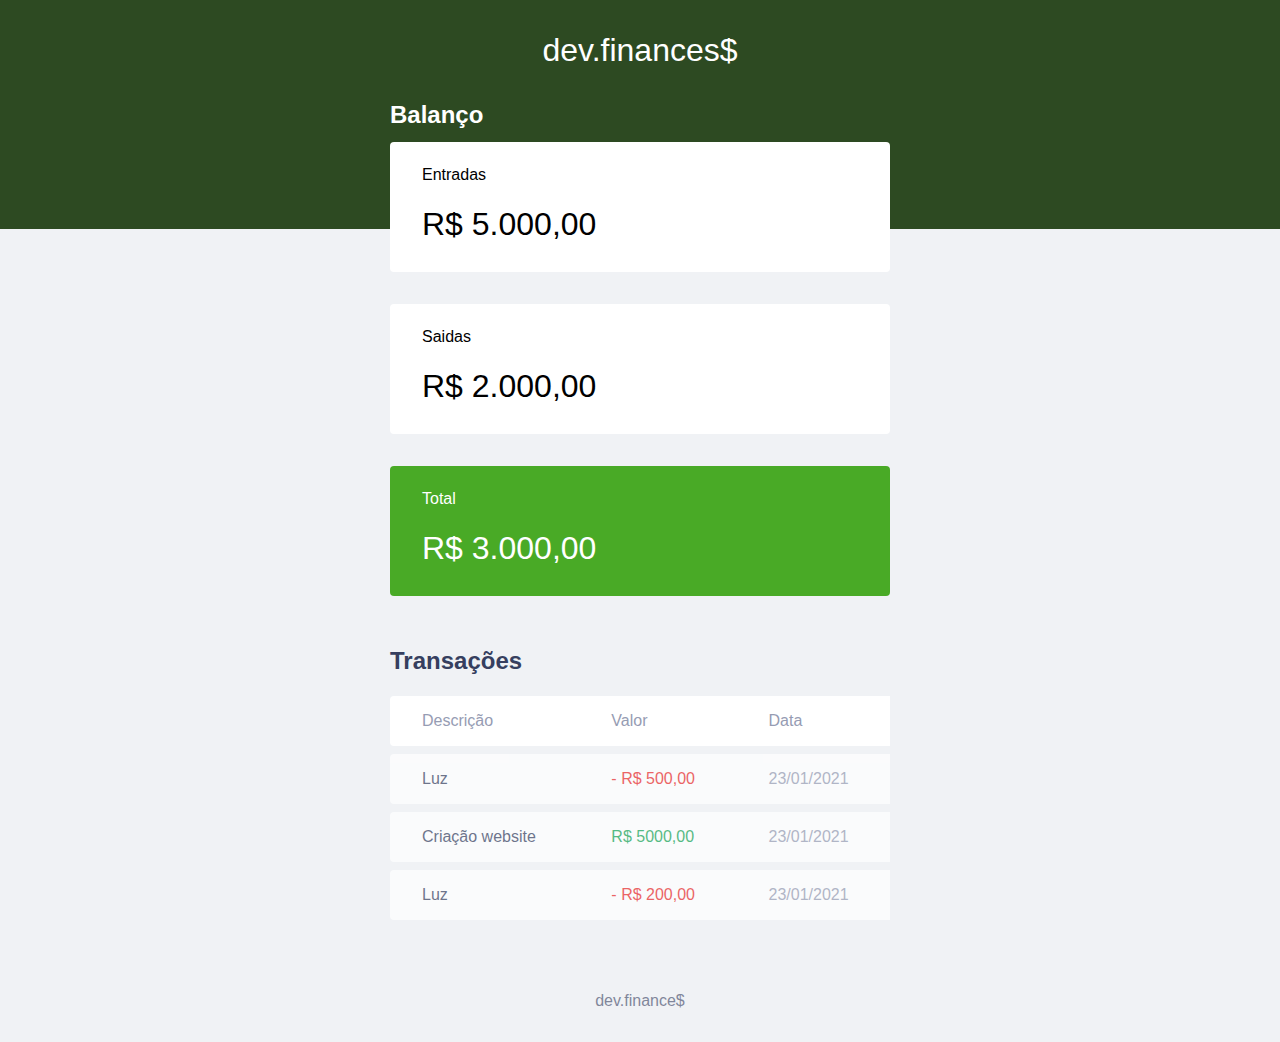
<file: A12/index.html>
<!DOCTYPE html>
<html lang="pt-br">

<head>
	<meta charset="UTF-8">
	<meta http-equiv="X-UA-Compatible" content="IE=edge">
	<meta name="viewport" content="width=device-width, initial-scale=1.0">
	<title>dev.finances$</title>

	<link rel="stylesheet" href="./style.css">
</head>

<header>
	<h1 id="logo">dev.finances$</h1>
</header>

<main class="container">

	<body>
		<section id="balance">
			<h2>Balanço</h2>

			<div class="card">
				<h3>Entradas</h3>
				<p>R$ 5.000,00</p>
			</div>

			<div class="card">
				<h3>Saidas</h3>
				<p>R$ 2.000,00</p>
			</div>

			<div class="card total">
				<h3>Total</h3>
				<p>R$ 3.000,00</p>
			</div>

		</section>
		<h2>Transações</h2>
		<section id="transaction">
			<table id="data-table">
				<thead>
					<tr>
						<th>Descrição</th>
						<th>Valor</th>
						<th>Data</th>
					</tr>
				</thead>
				<tbody>
					<tr>
						<td class="description">Luz</td>
						<td class="expanse">- R$ 500,00</td>
						<td class="date">23/01/2021</td>
					</tr>
					<tr>
						<td class="description">Criação website</td>
						<td class="income">R$ 5000,00</td>
						<td class="date">23/01/2021</td>
					</tr>
					<tr>
						<td class="description">Luz</td>
						<td class="expanse">- R$ 200,00</td>
						<td class="date">23/01/2021</td>
					</tr>
				</tbody>
			</table>
		</section>
	</body>
</main>

<footer>
	<p>dev.finance$</p>
	</footer>

</html>
</file>
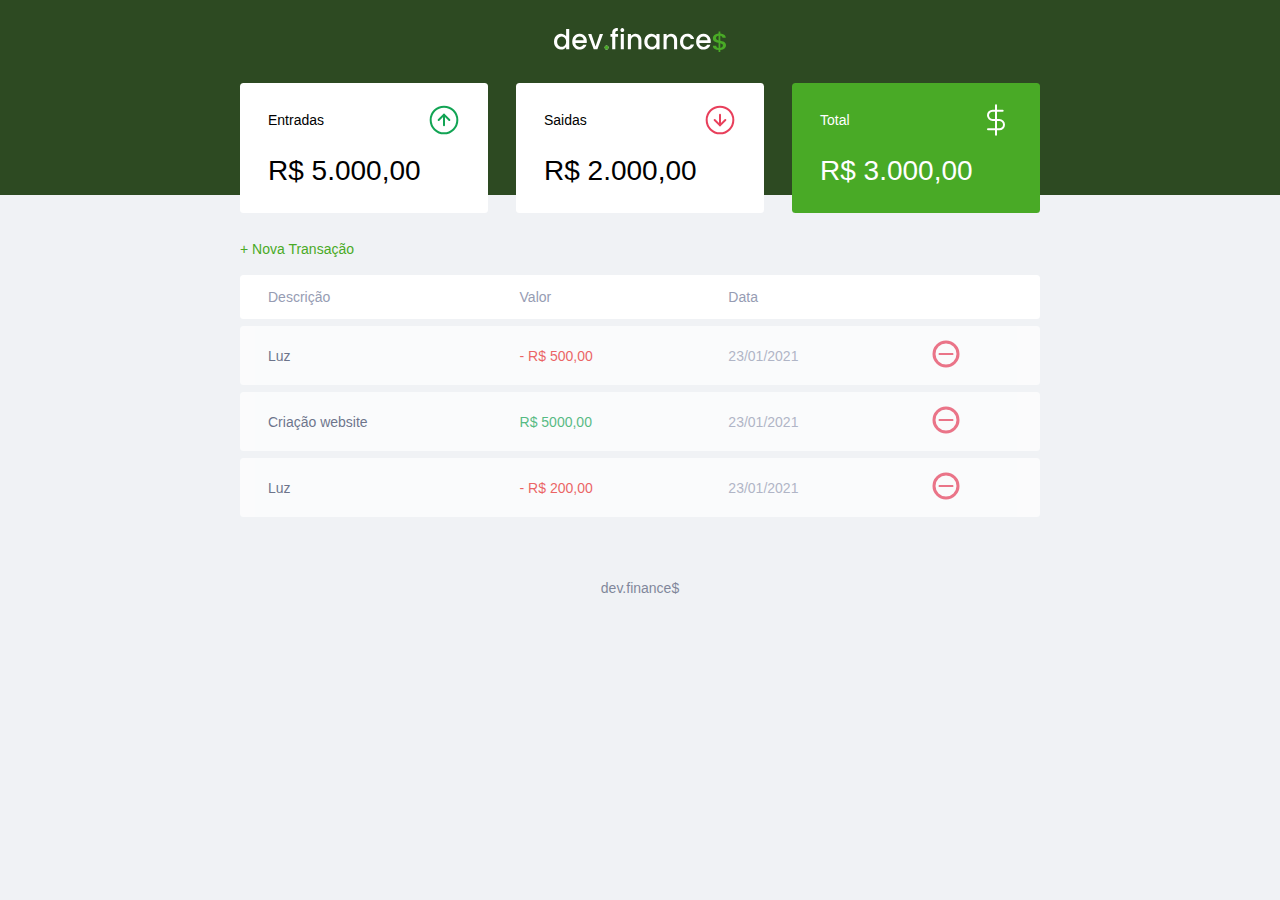
<file: A13/index.html>
<!DOCTYPE html>
<html lang="pt-br">

<head>
	<meta charset="UTF-8">
	<meta http-equiv="X-UA-Compatible" content="IE=edge">
	<meta name="viewport" content="width=device-width, initial-scale=1.0">
	<title>dev.finances$</title>

	<link rel="stylesheet" href="./style.css">
</head>

<body>
	<header>
		<img src="./assets/logo.svg" alt="Logo Dev Finance">
	</header>
	<main class="container">
		<section id="balance">
			<h2 class="sr-only">Balanço</h2>

			<div class="card">
				<h3>
					<span>Entradas</span>
					<img src="./assets/income.svg" alt="Imagem de entradas">
				</h3>
				<p>R$ 5.000,00</p>
			</div>

			<div class="card">
				<h3>
					<span>Saidas</span>
					<img src="./assets/expense.svg" alt="Imagem de saidas">
				</h3>
				<p>R$ 2.000,00</p>
			</div>

			<div class="card total">
				<h3>
					<span>Total</span>
					<img src="./assets/total.svg" alt="Imagem de total">
				</h3>
				<p>R$ 3.000,00</p>
			</div>

		</section>
		<h2 class="sr-only">Transações</h2>
		<a href="#" onclick="Modal.open()" class="button new">+ Nova Transação</a>
		<section id="transaction">
			<table id="data-table">
				<thead>
					<tr>
						<th>Descrição</th>
						<th>Valor</th>
						<th>Data</th>
						<th></th>
					</tr>
				</thead>
				<tbody>
					<tr>
						<td class="description">Luz</td>
						<td class="expanse">- R$ 500,00</td>
						<td class="date">23/01/2021</td>
						<td>
							<img src="./assets/minus.svg" alt="Remover transação">
						</td>
					</tr>
					<tr>
						<td class="description">Criação website</td>
						<td class="income">R$ 5000,00</td>
						<td class="date">23/01/2021</td>
						<td>
							<img src="./assets/minus.svg" alt="Remover transação">
						</td>
					</tr>
					<tr>
						<td class="description">Luz</td>
						<td class="expanse">- R$ 200,00</td>
						<td class="date">23/01/2021</td>
						<td>
							<img src="./assets/minus.svg" alt="Remover transação">
						</td>
					</tr>
				</tbody>
			</table>
		</section>
	</main>

	<div class="modal-overlay">
		<div class="modal">
			<div id="form">
				<h2>Nova Transação</h2>
				<form action="">
					<div class="input-group">
						<label class="sr-only" for="description">Descrição</label>
						<input type="text" id="description" name="description" placeholder="Descrição">
					</div>
					<div class="input-group">
						<label class="sr-only" for="amount">Valor</label>
						<input type="number" step="0.01" id="amount" name="amount" placeholder="0,00">
						<small class="help">Use o sinal - (negativo) para despesas e , (virgula) para casas
							decimais.</small>
					</div>
					<div class="input-group">
						<label class="sr-only" for="date">Data</label>
						<input type="date" id="date" name="date">
					</div>
					<div class="input-group actions">
						<a href="#" onclick="Modal.close()" class="button cancel">Cancelar</a>
						<button>Salvar</button>
					</div>
				</form>
			</div>
		</div>
	</div>

	<script>
		const Modal = {
			open() {
				document
					.querySelector('.modal-overlay')
					.classList.add('active');
			},
			close() {
				document
					.querySelector('.modal-overlay')
					.classList.remove('active');
			}
		}
	</script>

	<footer>
		<p>dev.finance$</p>
	</footer>
</body>


</html>
</file>
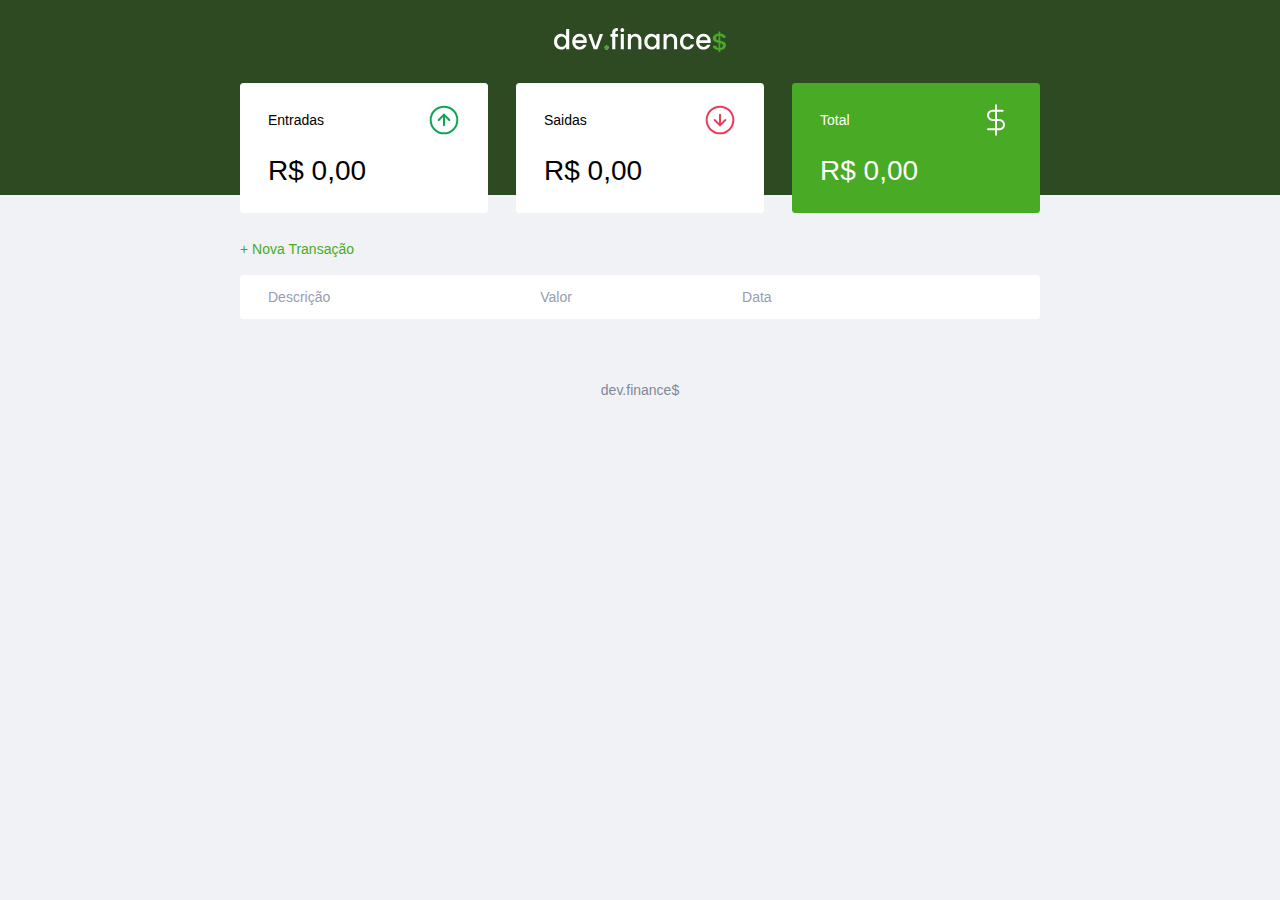
<file: A14/index.html>
<!DOCTYPE html>
<html lang="pt-br">

<head>
	<meta charset="UTF-8">
	<meta http-equiv="X-UA-Compatible" content="IE=edge">
	<meta name="viewport" content="width=device-width, initial-scale=1.0">
	<title>dev.finances$</title>

	<link rel="stylesheet" href="./style.css">
</head>

<body>
	<header>
		<img src="./assets/logo.svg" alt="Logo Dev Finance">
	</header>
	<main class="container">
		<section id="balance">
			<h2 class="sr-only">Balanço</h2>

			<div class="card">
				<h3>
					<span>Entradas</span>
					<img src="./assets/income.svg" alt="Imagem de entradas">
				</h3>
				<p id="incomeDisplay">R$ 0,00</p>
			</div>

			<div class="card">
				<h3>
					<span>Saidas</span>
					<img src="./assets/expense.svg" alt="Imagem de saidas">
				</h3>
				<p id="expanseDisplay">R$ 0,00</p>
			</div>

			<div class="card total">
				<h3>
					<span>Total</span>
					<img src="./assets/total.svg" alt="Imagem de total">
				</h3>
				<p id="totalDisplay">R$ 0,00</p>
			</div>

		</section>
		<h2 class="sr-only">Transações</h2>
		<a href="#" onclick="Modal.open()" class="button new">+ Nova Transação</a>
		<section id="transaction">
			<table id="data-table">
				<thead>
					<tr>
						<th>Descrição</th>
						<th>Valor</th>
						<th>Data</th>
						<th></th>
					</tr>
				</thead>
				<tbody>
				</tbody>
			</table>
		</section>
	</main>

	<div class="modal-overlay">
		<div class="modal">
			<div id="form">
				<h2>Nova Transação</h2>
				<form action="" onsubmit="Form.submit(event)">
					<div class="input-group">
						<label class="sr-only" for="description">Descrição</label>
						<input type="text" id="description" name="description" placeholder="Descrição">
					</div>
					<div class="input-group">
						<label class="sr-only" for="amount">Valor</label>
						<input type="number" step="0.01" id="amount" name="amount" placeholder="0,00">
						<small class="help">Use o sinal - (negativo) para despesas e , (virgula) para casas
							decimais.</small>
					</div>
					<div class="input-group">
						<label class="sr-only" for="date">Data</label>
						<input type="date" id="date" name="date">
					</div>
					<div class="input-group actions">
						<a href="#" onclick="Modal.close()" class="button cancel">Cancelar</a>
						<button>Salvar</button>
					</div>
				</form>
			</div>
		</div>
	</div>

	<footer>
		<p>dev.finance$</p>
	</footer>
	<script src="./scripts.js"></script>
</body>


</html>
</file>
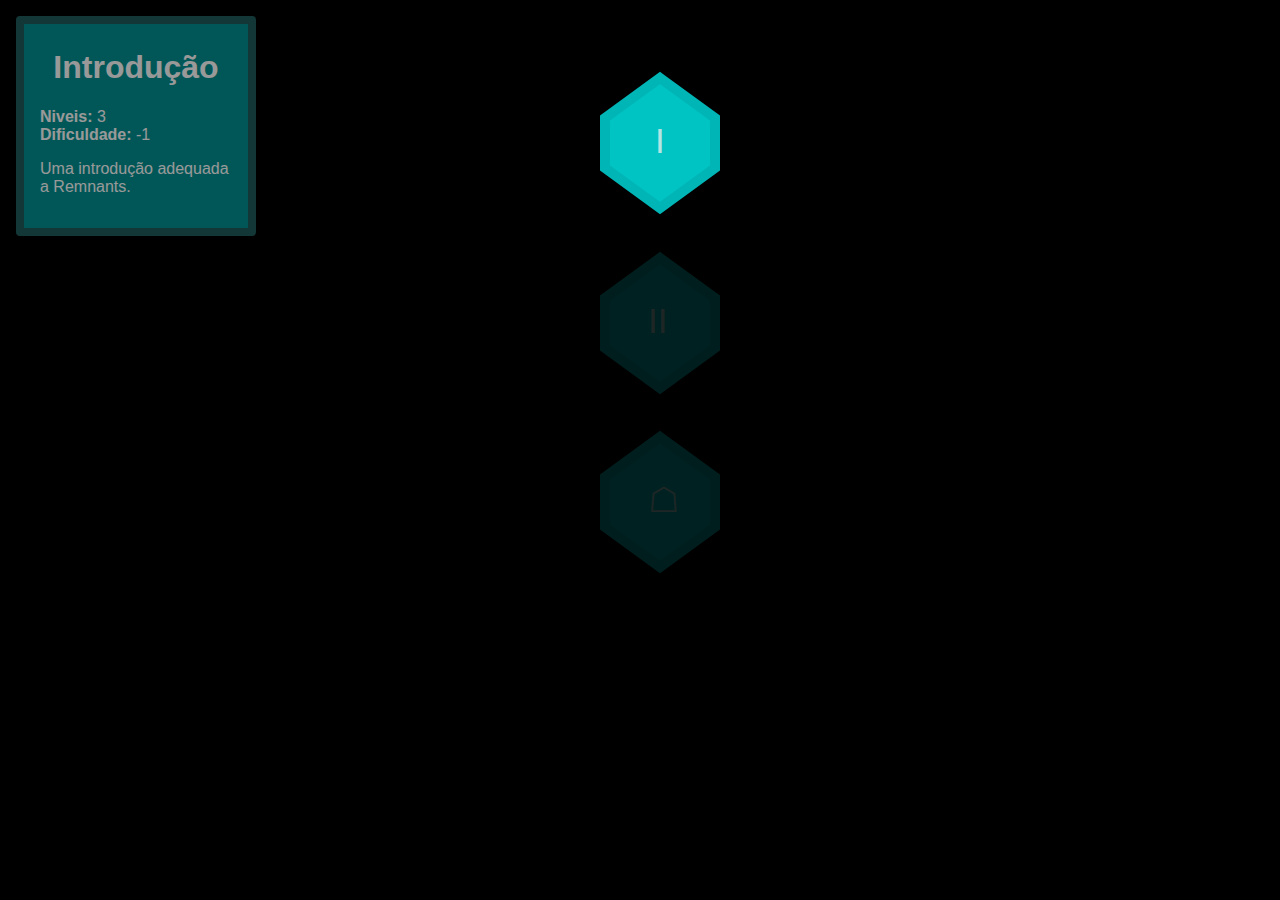
<file: PB3/index.html>
<!DOCTYPE html>
<html lang="en">

<head>
    <meta charset="UTF-8">
    <meta http-equiv="X-UA-Compatible" content="IE=edge">
    <meta name="viewport" content="width=device-width, initial-scale=1.0">
    <link rel="stylesheet" href="style.css">
    <title>Remnants from Nowhere</title>
</head>

<body>
    <main id="introduction">
        <section id="titleContent">
            <h1>Introdução</h1>
            <p>
                <b>Niveis:</b> 3<br>
                <b>Dificuldade:</b> -1<br>
            </p>
            <p>
                Uma introdução adequada a Remnants.
            </p>
        </section>
        <div class="hexagon toggled" id="I">
            <a onclick="accessLevel('I')">
                <svg height="150" width="140">
                    <polygon points="60,10 115,50 115,100 60,140 5,100 5,50" />
                    <text x="55" y="85" class="text">I</text>
                </svg>
            </a>
        </div>
        <div class="hexagon untoggled" id="II">
            <a onclick="accessLevel('II')">
                <svg height="150" width="140">
                    <polygon points="60,10 115,50 115,100 60,140 5,100 5,50" />
                    <text x="48" y="85" class="text">II</text>
                </svg>
            </a>
        </div>
        <div class="hexagon untoggled" id="Gate">
            <a onclick="accessLevel('Gate')">
                <svg height="150" width="140">
                    <polygon points="60,10 115,50 115,100 60,140 5,100 5,50" />
                    <text x="48" y="85" class="text">☖</text>
                </svg>
            </a>
        </div>
    </main>
    <div id="levelOverlay">
        <div id="overlay">

        </div>
    </div>
</body>
<script src="./general.js"></script>
<script src="./introduction.js"></script>

</html>
</file>
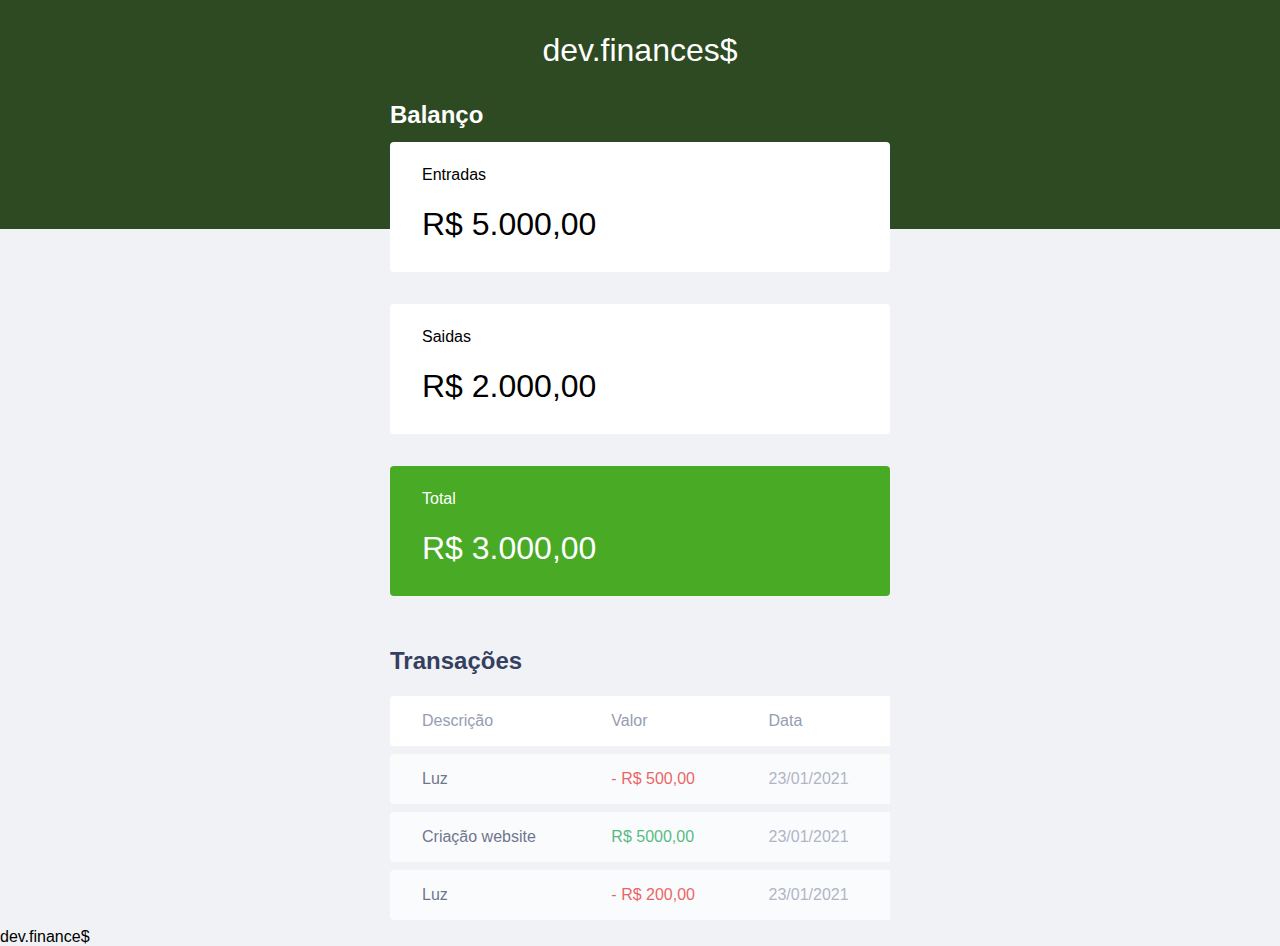
<file: Repositorio de Estudo/index.html>
<!DOCTYPE html>
<html lang="pt-br">

<head>
	<meta charset="UTF-8">
	<meta http-equiv="X-UA-Compatible" content="IE=edge">
	<meta name="viewport" content="width=device-width, initial-scale=1.0">
	<title>dev.finances$</title>

	<link rel="stylesheet" href="./style.css">
</head>

<header>
	<h1 id="logo">dev.finances$</h1>
</header>

<main class="container">

	<body>
		<section id="balance">
			<h2>Balanço</h2>

			<div class="card">
				<h3>Entradas</h3>
				<p>R$ 5.000,00</p>
			</div>

			<div class="card">
				<h3>Saidas</h3>
				<p>R$ 2.000,00</p>
			</div>

			<div class="card total">
				<h3>Total</h3>
				<p>R$ 3.000,00</p>
			</div>

		</section>
		<h2>Transações</h2>
		<section id="transaction">
			<table id="data-table">
				<thead>
					<tr>
						<th>Descrição</th>
						<th>Valor</th>
						<th>Data</th>
					</tr>
				</thead>
				<tbody>
					<tr>
						<td class="description">Luz</td>
						<td class="expanse">- R$ 500,00</td>
						<td class="date">23/01/2021</td>
					</tr>
					<tr>
						<td class="description">Criação website</td>
						<td class="income">R$ 5000,00</td>
						<td class="date">23/01/2021</td>
					</tr>
					<tr>
						<td class="description">Luz</td>
						<td class="expanse">- R$ 200,00</td>
						<td class="date">23/01/2021</td>
					</tr>
				</tbody>
			</table>
		</section>
	</body>
</main>

<footer>
	<p>dev.finance$</p>
	</footer>

</html>
</file>
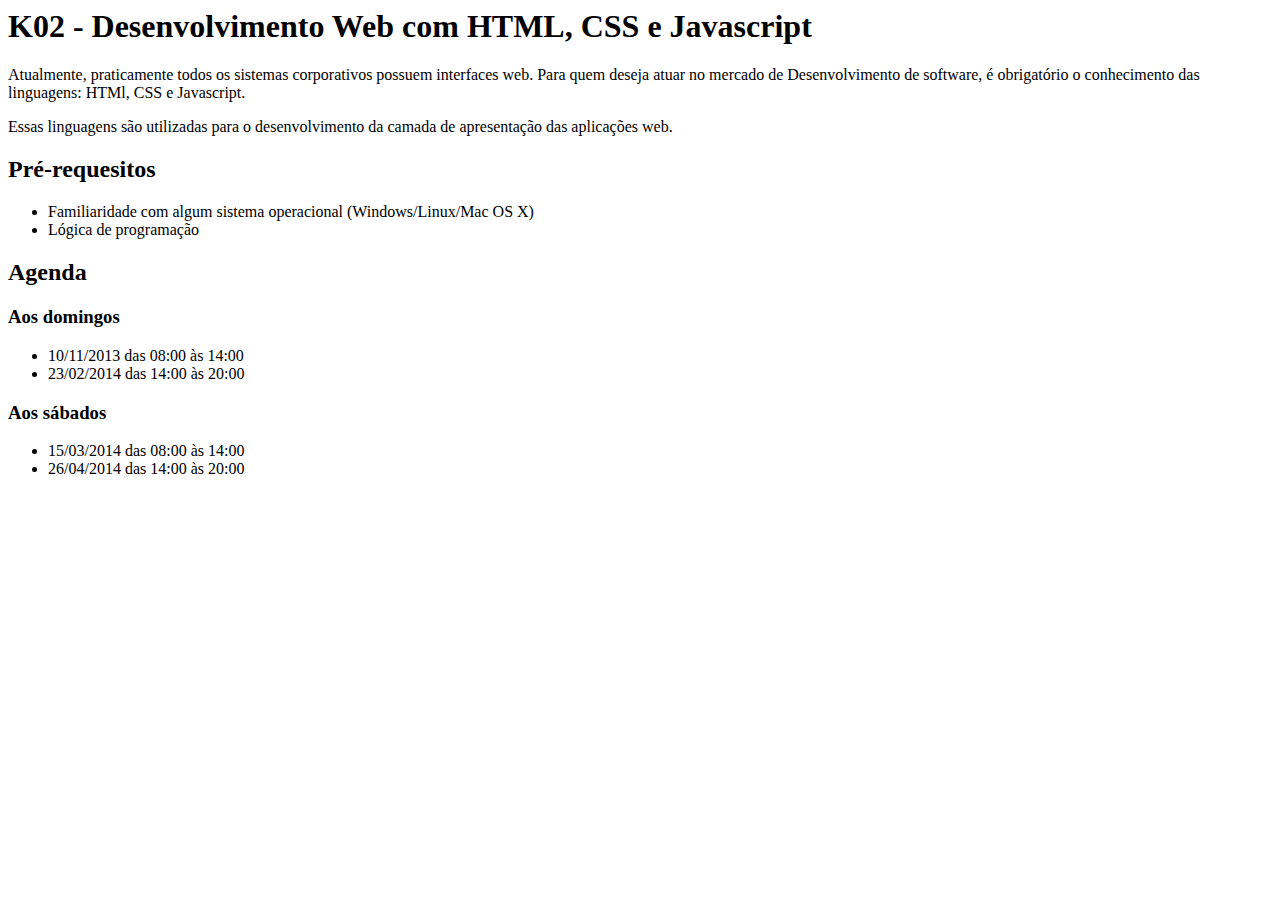
<file: AW1 — E1.html>
<html>    
    <head>
        <meta charset="UTF-8">
        <title>Exercicio 1</title>
    </head>

    <body>
    <h1>K02 - Desenvolvimento Web com HTML, CSS e Javascript</h1>

    <p>Atualmente, praticamente todos os sistemas corporativos possuem
    interfaces web. Para quem deseja atuar no mercado de Desenvolvimento
    de software, é obrigatório o conhecimento das linguagens: HTMl, CSS
    e Javascript.</p>

    <p>Essas linguagens são utilizadas para o desenvolvimento da camada de
    apresentação das aplicações web.</p>

    <h2>Pré-requesitos</h2>

    <ul>
        <li>Familiaridade com algum sistema operacional (Windows/Linux/Mac OS X)</li>
        <li>Lógica de programação</li>
    </ul>

    <h2>Agenda</h2>

    <h3>Aos domingos</h3>

    <ul>
        <li>10/11/2013 das 08:00 às 14:00</li>
        <li>23/02/2014 das 14:00 às 20:00</li>
    </ul>

    <h3>Aos sábados</h3>

    <ul>
        <li>15/03/2014 das 08:00 às 14:00</li>
        <li>26/04/2014 das 14:00 às 20:00</li>
    </ul>
    </body>
</html>
</file>
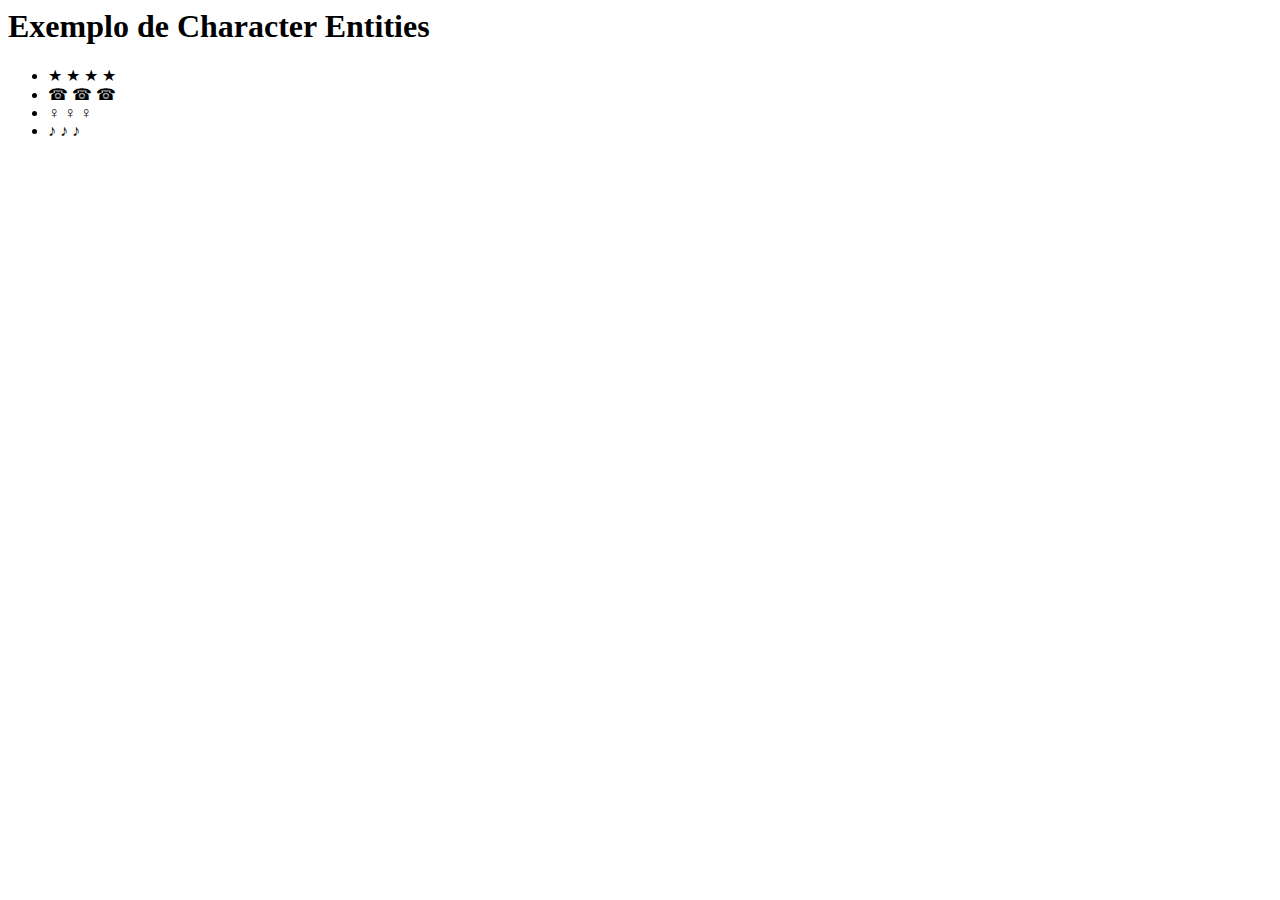
<file: AW1 — E2.html>
<html>    
    <head>
        <meta charset="UTF-8">
        <title>Exercicio 2</title>
    </head>
        <h1>Exemplo de Character Entities</h1>
        <ul>
            <li>&starf; &bigstar; &#x02605; &#9733;</li>
            <li>&phone; &#x0260E; &#9742;</li>
            <li>&female; &#x02640; &#9792;</li>
            <li>&sung; &#x0266A; &#9834;</li>
        </ul>
    </body>
</html>
</file>
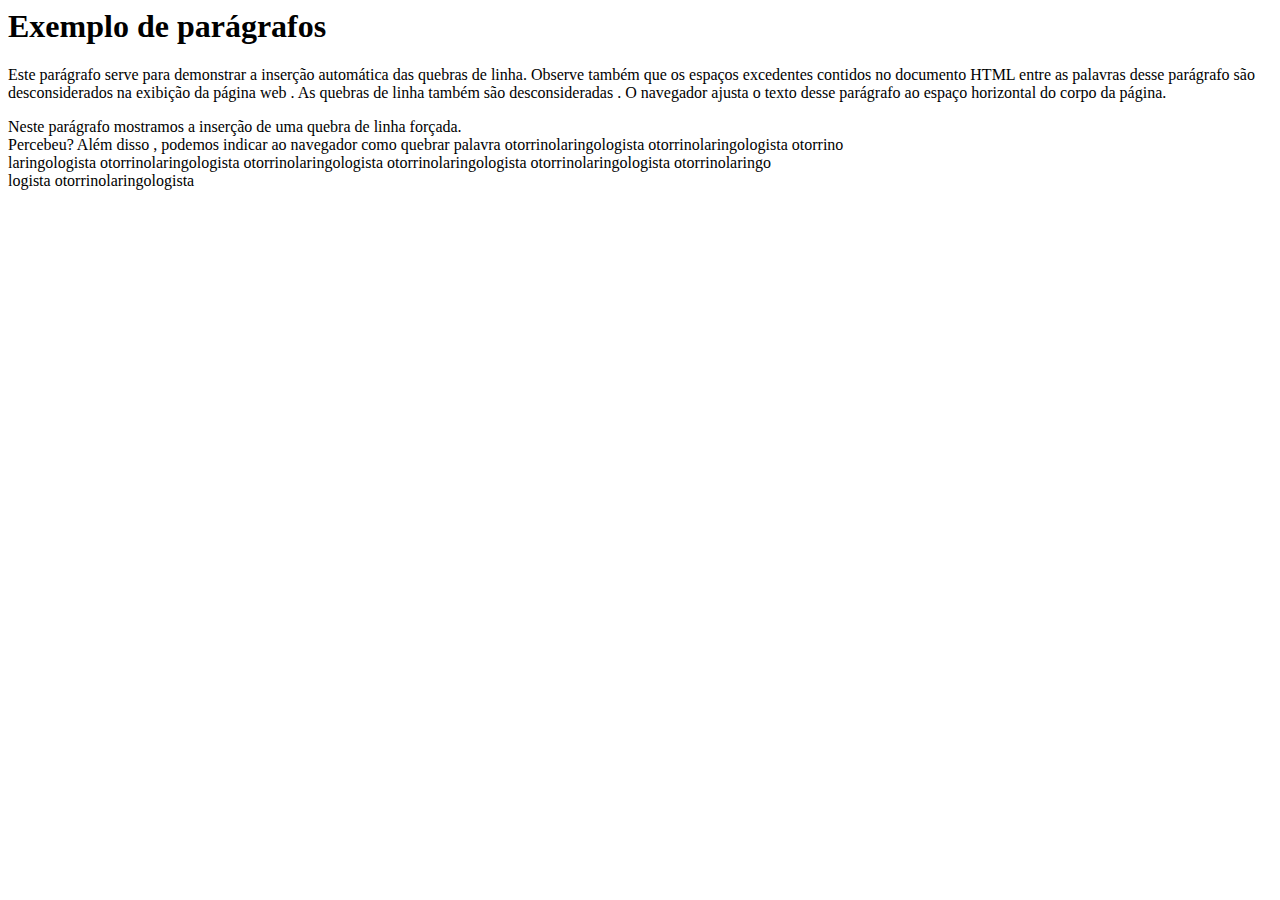
<file: AW1 — E3.html>
<html>    
    <head>
        <meta charset="UTF-8">
        <title>Exercicio 3</title>
    <body>
    
<h1>Exemplo de parágrafos</h1>

<p>Este parágrafo serve para demonstrar a inserção automática das quebras de linha.
   Observe também que os espaços excedentes contidos no documento HTML entre as
   palavras desse parágrafo são desconsiderados na exibição da página web . As quebras de
   linha também são desconsideradas . O navegador ajusta o texto desse parágrafo ao espaço
   horizontal do corpo da página.</p>

<p>Neste parágrafo mostramos a inserção de uma quebra de linha forçada.<br>Percebeu? 
    Além disso , podemos indicar ao navegador como quebrar
    palavra otorrinolaringologista otorrinolaringologista otorrino<br>
    laringologista otorrinolaringologista otorrinolaringologista otorrinolaringologista otorrinolaringologista otorrinolaringo<br>
    logista otorrinolaringologista</p>
</file>
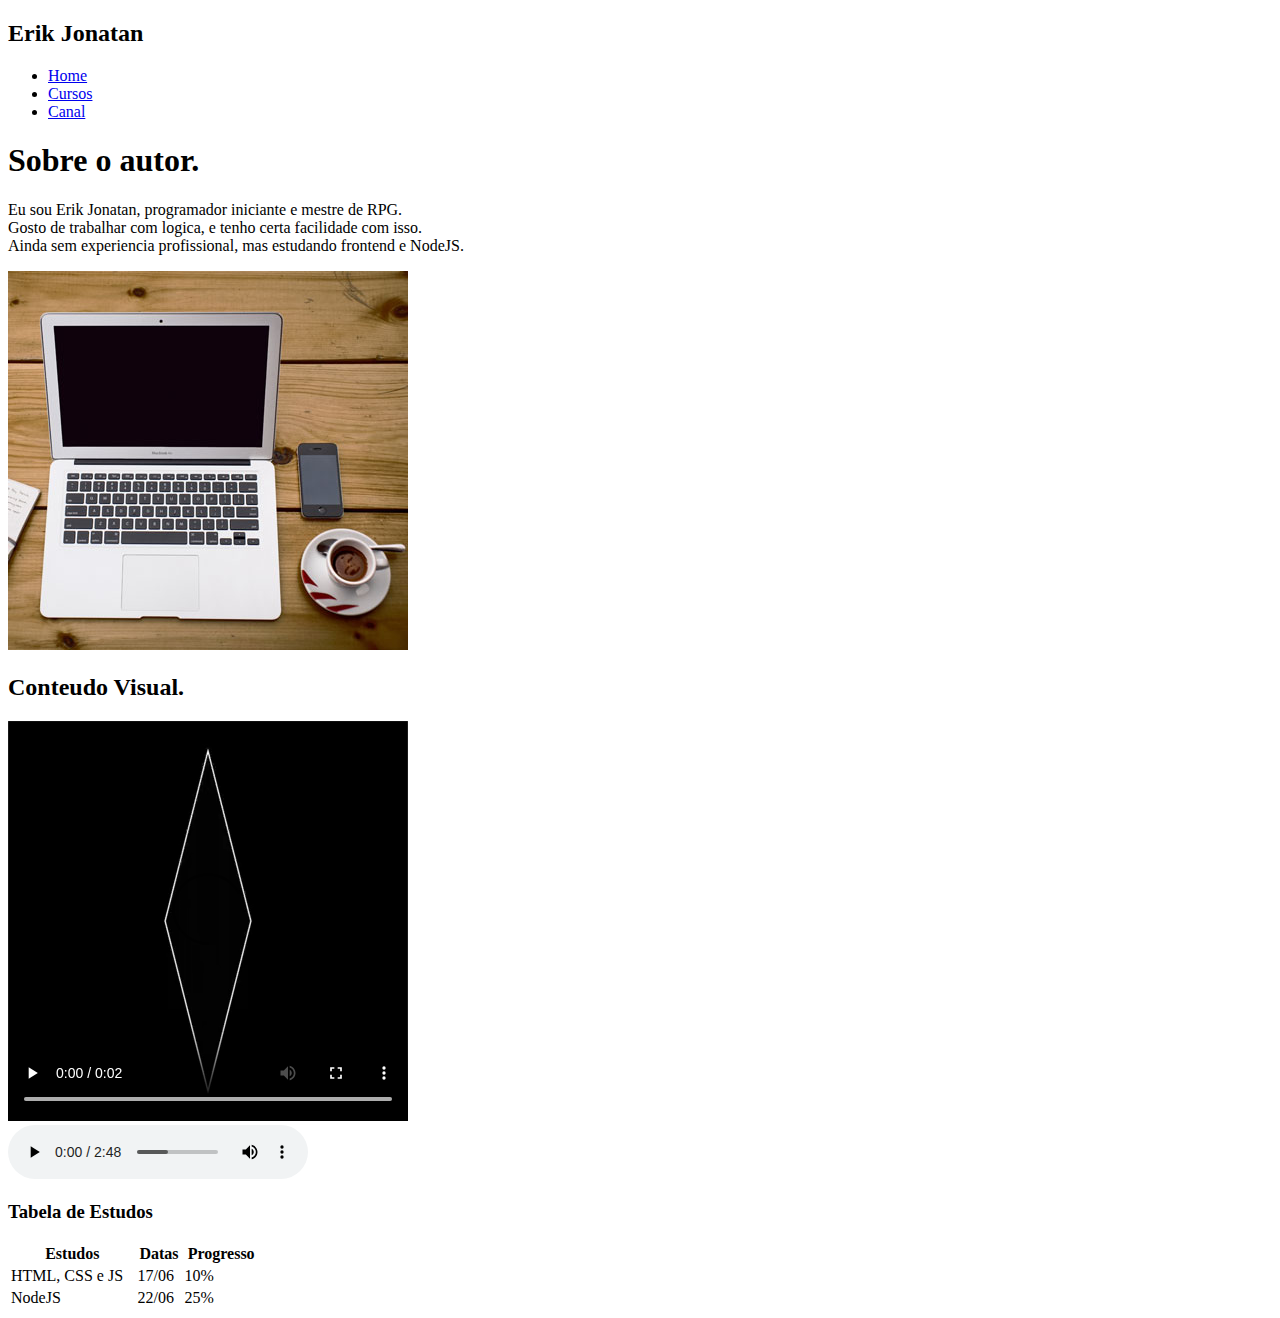
<file: AW1 — Aula 5/AW1 — Aula 5 — E1.html>
<!DOCTYPE html>
<html>
    <head>
        <meta charset="UTF-8">
        <title>Pagina Pessoal</title> 
    </head>
<body>
    <header>
        <h2>Erik Jonatan</h2>
    </header>
    <nav>
        <ul>
            <li><a href="#">Home</a></li>
            <li><a href="#">Cursos</a></li>
            <li><a href="#">Canal</a></li>
        </ul>
    </nav>
    <section>
        <h1>Sobre o autor.</h1>
        <article>
            <p>Eu sou Erik Jonatan, programador iniciante e mestre de RPG.<br>
            Gosto de trabalhar com logica, e tenho certa facilidade com isso.<br>
            Ainda sem experiencia profissional, mas estudando frontend e NodeJS.</p>
        </article>
        <article>
            <!--Workmap do W3Schools-->
            <img src="workplace.jpg" alt="Workplace" usemap="#workmap">
            <map name="workmap">
                <area shape="rect" coords="34,44,270,350" alt="Computer" href="computer.htm">
                <area shape="rect" coords="290,172,333,250" alt="Phone" href="phone.htm">
                <area shape="circle" coords="337,300,44" alt="Coffee" href="coffee.htm">
            </map>
        </article>
    </section>
    <section>
        <h2>Conteudo Visual.</h2>
        <article>
            <video width="400" height="400" controls>
                <source src="Loading.mp4" type="video/mp4">
            Your browser does not support the video tag.
            </video>
        </article>
        <article>
            <audio controls>
            <source src="Harleboss.mp3" type="audio/mp3">
        Your browser does not support the audio element.        
            </audio>
        </article>
        <section>
            <h3>Tabela de Estudos</h3>
        <article>
            <table style="width:20%">
                <tr>
                  <th>Estudos</th>
                  <th>Datas</th>
                  <th>Progresso</th>
                </tr>
                <tr>
                  <td>HTML, CSS e JS</td>
                  <td>17/06</td>
                  <td>10%</td>
                </tr>
                <tr>
                  <td>NodeJS</td>
                  <td>22/06</td>
                  <td>25%</td>
                </tr>
              </table>
        </article>
        </section>
    </section>
</body>        
</html>
</file>
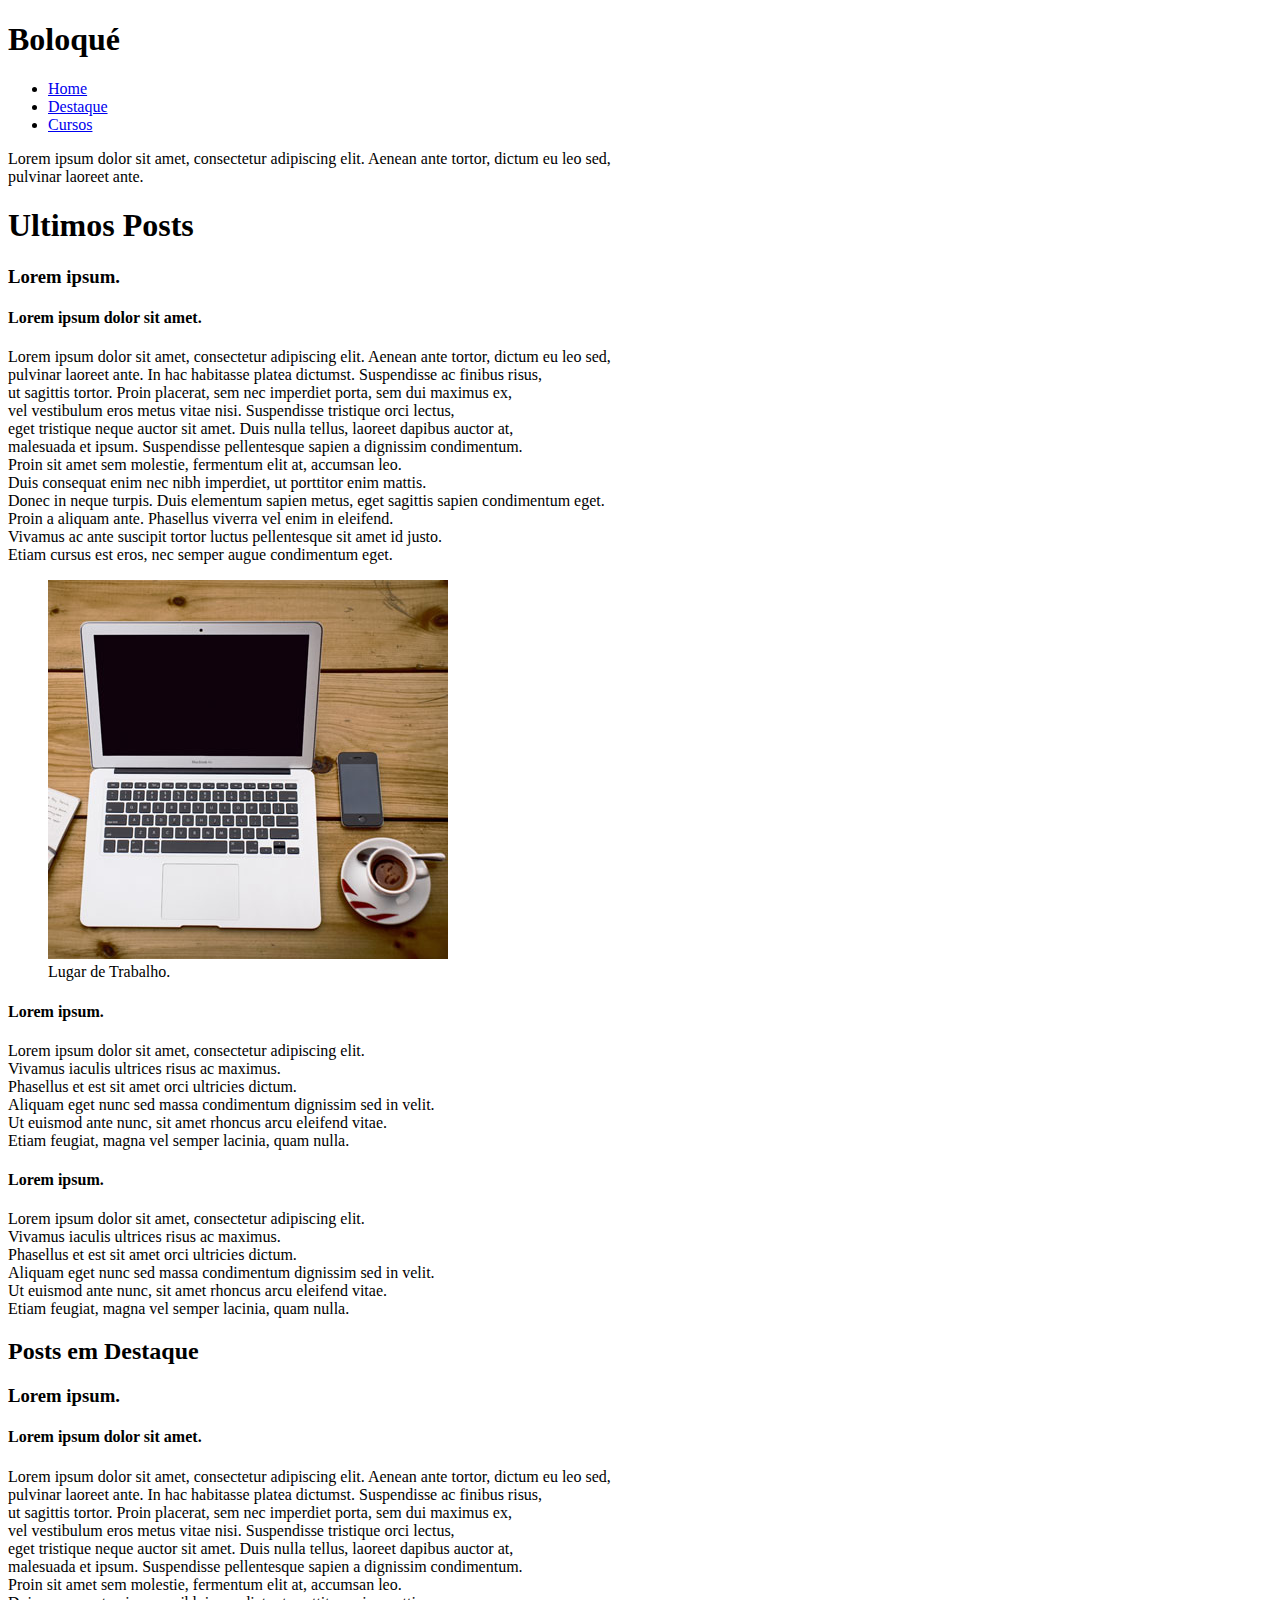
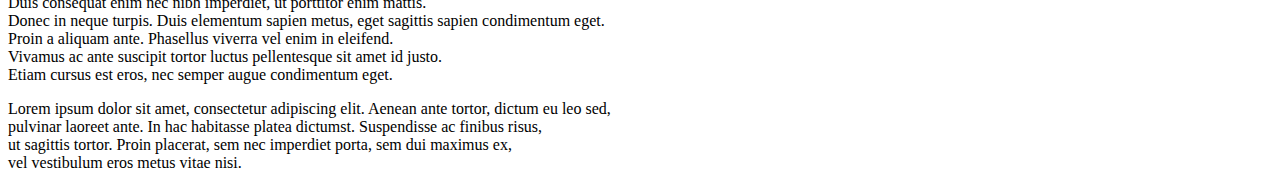
<file: AW1 — Aula 5/AW1 — Aula 5 — E2.html>
<!DOCTYPE html>
<html>
    <head>
        <meta charset="UTF-8">
        <title>Boloqué</title> 
    </head>
<body>
    <header>
        <h1>Boloqué</h1>
    </header>
    <nav>
        <ul>
            <li><a href="#">Home</a></li>
            <li><a href="#">Destaque</a></li>
            <li><a href="#">Cursos</a></li>
        </ul>
    </nav>
    <aside>
        <p>Lorem ipsum dolor sit amet, consectetur adipiscing elit. Aenean ante tortor, dictum eu leo sed,<br>
        pulvinar laoreet ante.</p>
    </aside>
    <section>
        <h1>Ultimos Posts</h1>
        <article>
            <h3>Lorem ipsum.</h3>
            <h4>Lorem ipsum dolor sit amet.</h4>
            <p>Lorem ipsum dolor sit amet, consectetur adipiscing elit. Aenean ante tortor, dictum eu leo sed,<br>
            pulvinar laoreet ante. In hac habitasse platea dictumst. Suspendisse ac finibus risus,<br>
            ut sagittis tortor. Proin placerat, sem nec imperdiet porta, sem dui maximus ex,<br> 
            vel vestibulum eros metus vitae nisi. Suspendisse tristique orci lectus,<br> 
            eget tristique neque auctor sit amet. Duis nulla tellus, laoreet dapibus auctor at,<br> 
            malesuada et ipsum. Suspendisse pellentesque sapien a dignissim condimentum.<br> 
            Proin sit amet sem molestie, fermentum elit at, accumsan leo.<br> 
            Duis consequat enim nec nibh imperdiet, ut porttitor enim mattis.<br> 
            Donec in neque turpis. Duis elementum sapien metus, eget sagittis sapien condimentum eget.<br> 
            Proin a aliquam ante. Phasellus viverra vel enim in eleifend.<br> 
            Vivamus ac ante suscipit tortor luctus pellentesque sit amet id justo.<br> 
            Etiam cursus est eros, nec semper augue condimentum eget.</p>
            <figure>
                <img src="workplace.jpg" alt="Workplace">
                <figcaption>Lugar de Trabalho.</figcaption>
            </figure>
        </article>
        <article>
            <h4>Lorem ipsum.</h4>
            <p>Lorem ipsum dolor sit amet, consectetur adipiscing elit.<br> 
            Vivamus iaculis ultrices risus ac maximus.<br>
            Phasellus et est sit amet orci ultricies dictum.<br> 
            Aliquam eget nunc sed massa condimentum dignissim sed in velit.<br> 
            Ut euismod ante nunc, sit amet rhoncus arcu eleifend vitae.<br> 
            Etiam feugiat, magna vel semper lacinia, quam nulla.</p>
        </article>
        <article>
            <h4>Lorem ipsum.</h4>
            <p>Lorem ipsum dolor sit amet, consectetur adipiscing elit.<br> 
            Vivamus iaculis ultrices risus ac maximus.<br> 
            Phasellus et est sit amet orci ultricies dictum.<br> 
            Aliquam eget nunc sed massa condimentum dignissim sed in velit.<br> 
            Ut euismod ante nunc, sit amet rhoncus arcu eleifend vitae.<br> 
            Etiam feugiat, magna vel semper lacinia, quam nulla.</p>
        </article>
    </section>
        <h2>Posts em Destaque</h2>
    <section>
        <article>
            <h3>Lorem ipsum.</h3>
            <h4>Lorem ipsum dolor sit amet.</h4>
            <p>Lorem ipsum dolor sit amet, consectetur adipiscing elit. Aenean ante tortor, dictum eu leo sed,<br>
            pulvinar laoreet ante. In hac habitasse platea dictumst. Suspendisse ac finibus risus,<br>
            ut sagittis tortor. Proin placerat, sem nec imperdiet porta, sem dui maximus ex,<br> 
            vel vestibulum eros metus vitae nisi. Suspendisse tristique orci lectus,<br> 
            eget tristique neque auctor sit amet. Duis nulla tellus, laoreet dapibus auctor at,<br> 
            malesuada et ipsum. Suspendisse pellentesque sapien a dignissim condimentum.<br> 
            Proin sit amet sem molestie, fermentum elit at, accumsan leo.<br> 
            Duis consequat enim nec nibh imperdiet, ut porttitor enim mattis.<br> 
            Donec in neque turpis. Duis elementum sapien metus, eget sagittis sapien condimentum eget.<br> 
            Proin a aliquam ante. Phasellus viverra vel enim in eleifend.<br> 
            Vivamus ac ante suscipit tortor luctus pellentesque sit amet id justo.<br> 
            Etiam cursus est eros, nec semper augue condimentum eget.</p>
        </article>
    </section>
    <footer>
        <p>Lorem ipsum dolor sit amet, consectetur adipiscing elit. Aenean ante tortor, dictum eu leo sed,<br>
        pulvinar laoreet ante. In hac habitasse platea dictumst. Suspendisse ac finibus risus,<br> 
        ut sagittis tortor. Proin placerat, sem nec imperdiet porta, sem dui maximus ex,<br> 
        vel vestibulum eros metus vitae nisi.</p>
    </footer>
</body>        
</html>
</file>
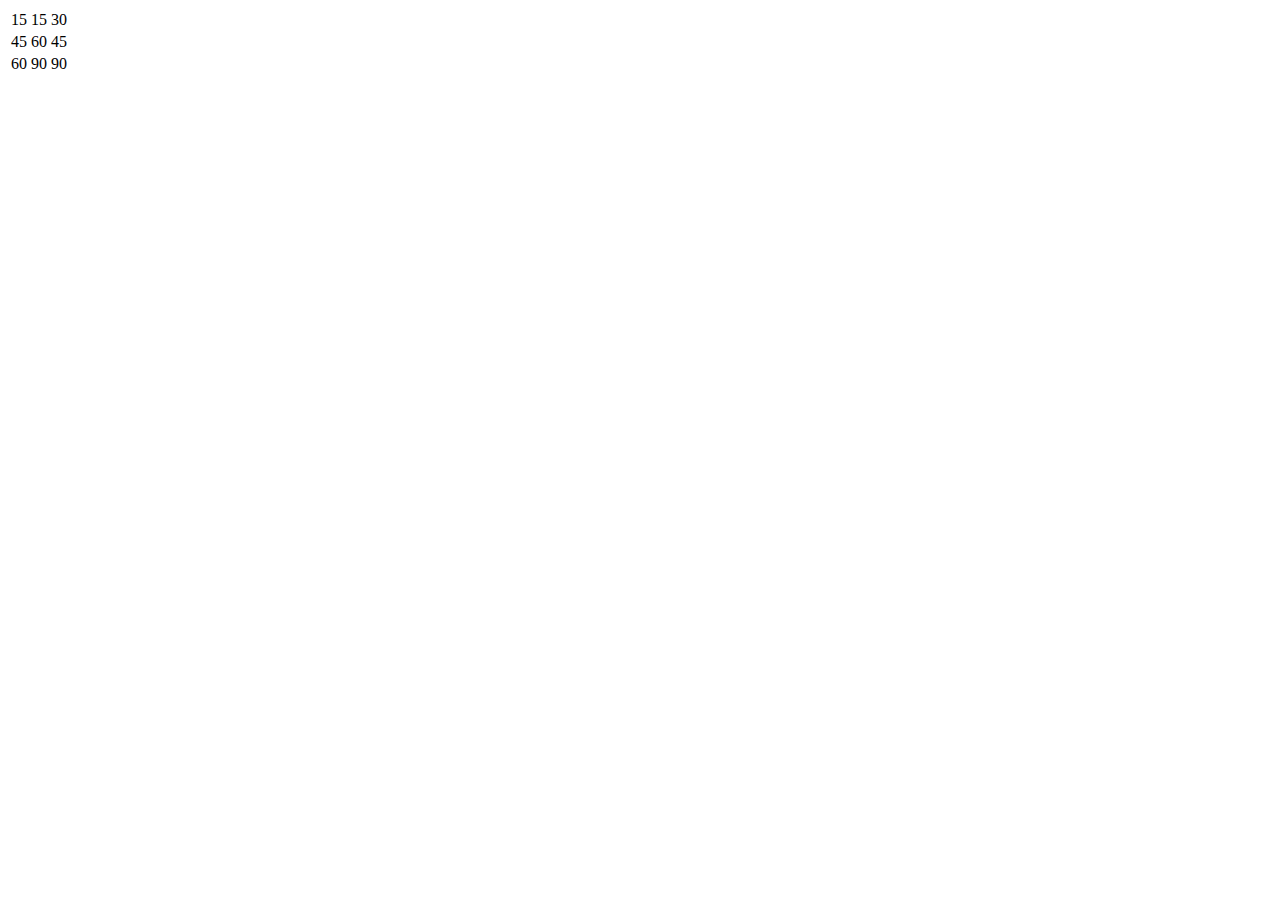
<file: AW1 — Aula 5/AW1 — Aula 5 — E3.html>
<!DOCTYPE html>
<html>
    <head>
        <meta charset="UTF-8">
        <title>Estrutura basica e uma tabela</title> 
    </head>
<body>
    <table>
    <tr>
        <td>15</td>
        <td>15</td>
        <td>30</td>
    </tr>
    <tr>
        <td>45</td>
        <td>60</td>
        <td>45</td>
    </tr>
    <tr>
        <td>60</td>
        <td>90</td>
        <td>90</td>
    </tr>
</body>        
</html>
</file>
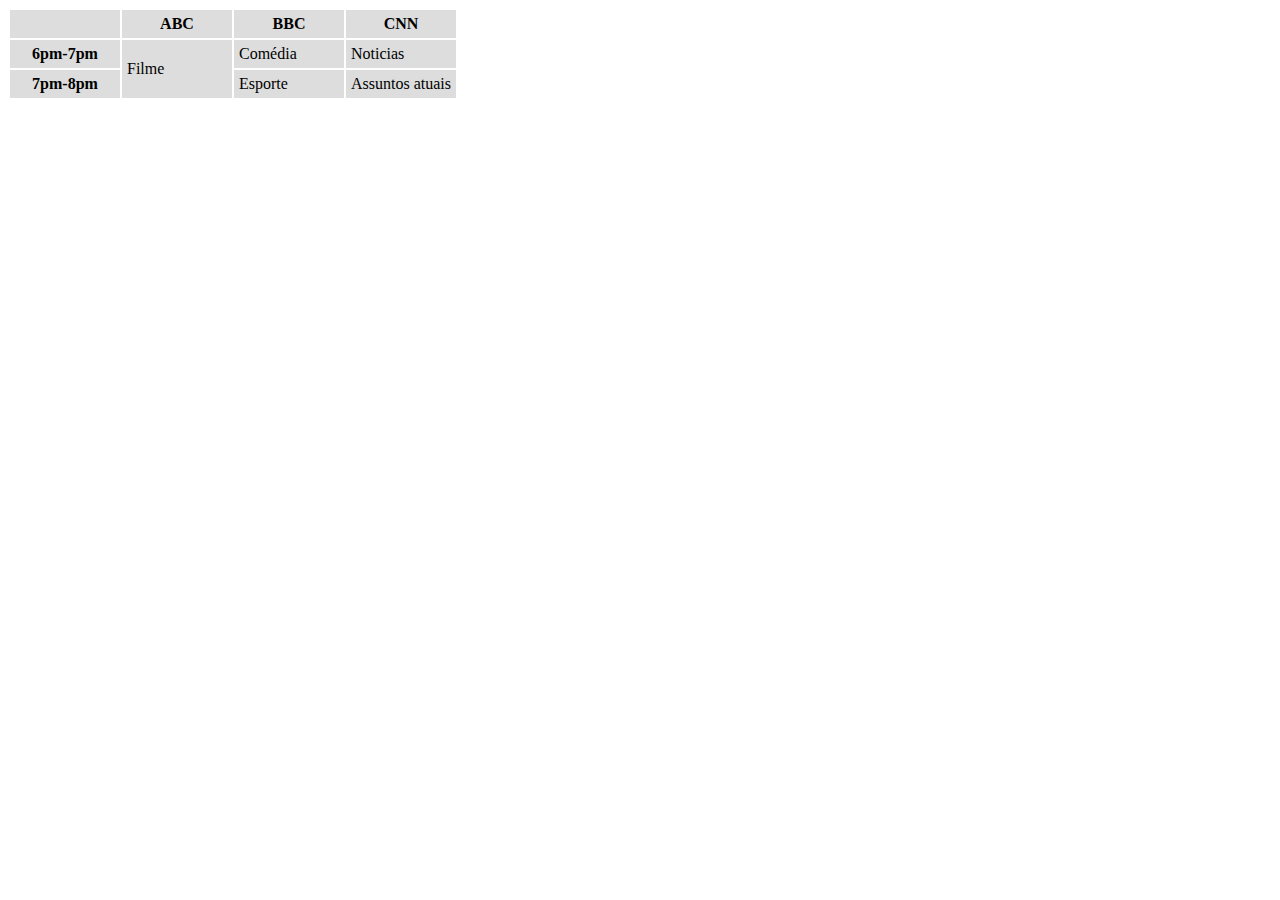
<file: AW1 — Aula 5/AW1 — Aula 5 — E3B.html>
<!DOCTYPE html>
<html>
    <head>
        <meta charset="UTF-8">
        <title>Mesclar colunas</title>
        <style type="text/css">
            table {
                border: none;
            }
            th, td {
                border: none;
                background-color: #dddddd;
                padding: 5px;
                width: 100px;
            }
        </style> 
    </head>
<body>
    <table>
    <tr>
        <td></td>
        <th>ABC</th>
        <th>BBC</th>
        <th>CNN</th>
    </tr>
    <tr>
        <th>6pm-7pm</th>
        <td rowspan="2">Filme</td>
        <td>Comédia</td>
        <td>Noticias</td>
    </tr>
    <tr>
        <th>7pm-8pm</th>
        <td>Esporte</td>
        <td>Assuntos atuais</td>
    </tr>
</body>        
</html>
</file>
<file: A12/style.css>
:root {
    --dark-blue: #363f5f
}

* {
 margin: 0;
 padding: 0;
 box-sizing: border-box;
}

body {
    background: #f0f2f5;
    font-family: 'Poppins', sans-serif;
}

h2 {
    margin-top: 3.2rem;
    margin-bottom: 0.8rem;
    color: var(--dark-blue);
}

header {
    background: #2d4a22;
    padding: 2rem 0 10rem;
    text-align: center;
}

header h1 {
    
}

.container {
    width: min(90vw, 500px);
    margin: auto;

}
#logo {
    color: #fff;
    font-weight: 100;
}

#balance {
    margin-top: -8rem;
}

#balance h2 {
    color: white;
    margin-top: 0;
}

.card {
    background: white;
    padding: 1.5rem 2rem;
    border-radius: 0.25rem;

    margin-bottom: 2rem;
}

.card h3{
    font-weight: normal;
    font-size: 1rem;
}

.card p {
    font-size: 2rem;
    line-height: 3rem;

    margin-top: 1rem;
}

.card.total {
    background: #49aa26;
    color: white;
}

#data-table {
    width: 100%;
    border-spacing: 0 0.5rem;
    color: #969cb3;

}
table th {
    background: white;
    font-weight: normal;
    padding: 1rem 2rem;
    text-align: left;
}

table tbody td {
    background: white;
    padding: 1rem 2rem;
}

table thead tr th:first-child, 
table tbody tr td:first-child {
    border-radius: 0.25rem 0 0 0.25rem;
}

table tbody tr {
    opacity: 0.7;
}

table tr:hover {
    opacity: 1;
}

td.description {
    color: var(--dark-blue);
}

td.income {
    color: #12a454;
}

td.expanse {
    color: #e92929;
}

footer {
    text-align: center;
    padding: 4rem 0 2rem;
    color: var(--dark-blue);

    opacity: 0.6;
}
</file>
<file: A13/style.css>
:root {
    --dark-blue: #363f5f;
    --green: #49aa26;
    --light-green: #3dd705;
    --red: #e92929;
}

* {
 margin: 0;
 padding: 0;
 box-sizing: border-box;
}

html {
    font-size: 93.75%;
}

body {
    background: #f0f2f5;
    font-family: 'Poppins', sans-serif;
}

h2 {
    margin-top: 3.2rem;
    margin-bottom: 0.8rem;
    color: var(--dark-blue);
}

a {
    color: var(--green);
    text-decoration: none;
}

a:hover {
    color: var(--light-green);
}

button {
    width: 100%;
    height: 50px;
    border: none;
    color: white;
    background: var(--green);
    padding: 0;
    border-radius: 0.25rem;
    cursor: pointer;

}

button:hover {
    background: var(--light-green);
}

.button.new {
    display: inline-block;
    margin-bottom: .8rem;
}

.button.cancel {
    color: var(--red);
    border: 2px solid red;
    border-radius: 0.25rem;
    height: 50px;
    display: flex;
    justify-content: center;
    align-items: center;
    opacity: 0.6;
}

.button.cancel:hover {
    opacity: 1;
}

header {
    background: #2d4a22;
    padding: 2rem 0 10rem;
    text-align: center;
}

.sr-only {
    position: absolute;
    width: 1px;
    height: 1px;
    padding: 0;
    margin: -1px;
    overflow: hidden;
    clip: rect(0,0,0,0);
    white-space: nowrap;
    border-width: 0;
}

.container {
    width: min(90vw, 800px);
    margin: auto;

}
#logo {
    color: #fff;
    font-weight: 100;
}

#balance {
    margin-top: -8rem;
}

#balance h2 {
    color: white;
    margin-top: 0;
}

.card {
    background: white;
    padding: 1.5rem 2rem;
    border-radius: 0.25rem;

    margin-bottom: 2rem;
}

.card h3{
    font-weight: normal;
    font-size: 1rem;

    display: flex;
    align-items: center;
    justify-content: space-between;
}

.card p {
    font-size: 2rem;
    line-height: 3rem;

    margin-top: 1rem;
}

.card.total {
    background: var(--green);
    color: white;
}

#transaction {
    display: block;
    width: 100%;
    overflow-x: auto;
}
#data-table {
    width: 100%;
    border-spacing: 0 0.5rem;
    color: #969cb3;

    

}
table th {
    background: white;
    font-weight: normal;
    padding: 1rem 2rem;
    text-align: left;
}

table tbody td {
    background: white;
    padding: 1rem 2rem;
}

table thead tr th:first-child, 
table tbody tr td:first-child
{
    border-radius: 0.25rem 0 0 0.25rem;
}

table thead tr th:last-child, 
table tbody tr td:last-child 
{
    border-radius: 0 0.25rem 0.25rem 0;
}

table tbody tr {
    opacity: 0.7;
}

table tr:hover {
    opacity: 1;
}

td.description {
    color: var(--dark-blue);
}

td.income {
    color: #12a454;
}

td.expanse {
    color: #e92929;
}

.modal-overlay {
    width: 100%;
    height: 100%; 
    background-color: rgba(0,0,0,0.7);
    position: fixed;
    top: 0;

    display: flex;
    align-items: center;
    justify-content: center;

    opacity: 0;
    visibility: hidden;
}

.modal-overlay.active {
    opacity: 1;
    visibility: visible;
}

.modal {
    background: #f0f2f5;
    padding: 2.4rem;
    position: relative;
    width: 90%;
    max-width: 500px;
}

#form {
    max-width: 500px;
}

#form h2 {
    margin-top: 0;
}

input {
    border: none;
    border-radius: 0.2rem;
    padding: 0.8rem;
    width: 100%;
}

.input-group {
    margin-top: 0.8rem;
}

.input-group small {
    opacity: 0.4;
}

.input-group.actions {
    display: flex;
    justify-content: space-between;
    align-items: center;
}

.input-group.actions .button,
.input-group.actions button {
    width: 48%;
}


footer {
    text-align: center;
    padding: 4rem 0 2rem;
    color: var(--dark-blue);

    opacity: 0.6;
}

@media (min-width: 800px) {
    html {
        font-size: 87.5%;
    }
    #balance {
        display: grid;
        grid-template-columns: repeat(3, 1fr);
        gap: 2rem;
    }
}
</file>
<file: A14/style.css>
:root {
    --dark-blue: #363f5f;
    --green: #49aa26;
    --light-green: #3dd705;
    --red: #e92929;
}

* {
 margin: 0;
 padding: 0;
 box-sizing: border-box;
}

html {
    font-size: 93.75%;
}

body {
    background: #f0f2f5;
    font-family: 'Poppins', sans-serif;
}

h2 {
    margin-top: 3.2rem;
    margin-bottom: 0.8rem;
    color: var(--dark-blue);
}

a {
    color: var(--green);
    text-decoration: none;
}

a:hover {
    color: var(--light-green);
}

button {
    width: 100%;
    height: 50px;
    border: none;
    color: white;
    background: var(--green);
    padding: 0;
    border-radius: 0.25rem;
    cursor: pointer;

}

button:hover {
    background: var(--light-green);
}

.button.new {
    display: inline-block;
    margin-bottom: .8rem;
}

.button.cancel {
    color: var(--red);
    border: 2px solid red;
    border-radius: 0.25rem;
    height: 50px;
    display: flex;
    justify-content: center;
    align-items: center;
    opacity: 0.6;
}

.button.cancel:hover {
    opacity: 1;
}

header {
    background: #2d4a22;
    padding: 2rem 0 10rem;
    text-align: center;
}

.sr-only {
    position: absolute;
    width: 1px;
    height: 1px;
    padding: 0;
    margin: -1px;
    overflow: hidden;
    clip: rect(0,0,0,0);
    white-space: nowrap;
    border-width: 0;
}

.container {
    width: min(90vw, 800px);
    margin: auto;

}
#logo {
    color: #fff;
    font-weight: 100;
}

#balance {
    margin-top: -8rem;
}

#balance h2 {
    color: white;
    margin-top: 0;
}

.card {
    background: white;
    padding: 1.5rem 2rem;
    border-radius: 0.25rem;

    margin-bottom: 2rem;
}

.card h3{
    font-weight: normal;
    font-size: 1rem;

    display: flex;
    align-items: center;
    justify-content: space-between;
}

.card p {
    font-size: 2rem;
    line-height: 3rem;

    margin-top: 1rem;
}

.card.total {
    background: var(--green);
    color: white;
}

#transaction {
    display: block;
    width: 100%;
    overflow-x: auto;
}
#data-table {
    width: 100%;
    border-spacing: 0 0.5rem;
    color: #969cb3;


}
table th {
    background: white;
    font-weight: normal;
    padding: 1rem 2rem;
    text-align: left;
}

table tbody td {
    background: white;
    padding: 1rem 2rem;
}

table thead tr th:first-child, 
table tbody tr td:first-child
{
    border-radius: 0.25rem 0 0 0.25rem;
}

table thead tr th:last-child, 
table tbody tr td:last-child 
{
    border-radius: 0 0.25rem 0.25rem 0;
}

table tbody tr {
    opacity: 0.7;
}

table tr:hover {
    opacity: 1;
}

td.description {
    color: var(--dark-blue);
}

td.income {
    color: #12a454;
}

td.expanse {
    color: #e92929;
}

.modal-overlay {
    width: 100%;
    height: 100%; 
    background-color: rgba(0,0,0,0.7);
    position: fixed;
    top: 0;

    display: flex;
    align-items: center;
    justify-content: center;

    opacity: 0;
    visibility: hidden;
}

.modal-overlay.active {
    opacity: 1;
    visibility: visible;
}

.modal {
    background: #f0f2f5;
    padding: 2.4rem;
    position: relative;
    width: 90%;
    max-width: 500px;
}

#form {
    max-width: 500px;
}

#form h2 {
    margin-top: 0;
}

input {
    border: none;
    border-radius: 0.2rem;
    padding: 0.8rem;
    width: 100%;
}

.input-group {
    margin-top: 0.8rem;
}

.input-group .help {
    opacity: 0.4;
}

.input-group.actions {
    display: flex;
    justify-content: space-between;
    align-items: center;
}

.input-group.actions .button,
.input-group.actions button {
    width: 48%;
}


footer {
    text-align: center;
    padding: 4rem 0 2rem;
    color: var(--dark-blue);

    opacity: 0.6;
}

@media (min-width: 800px) {
    html {
        font-size: 87.5%;
    }
    #balance {
        display: grid;
        grid-template-columns: repeat(3, 1fr);
        gap: 2rem;
    }
}
</file>
<file: PB3/style.css>
html {
    background-color: black;
    font-size: 1.25vw;
    border: 0;
    margin: 0;
    justify-content: center;
    align-items: center;
    font-family: 'Lucida Sans', 'Lucida Sans Regular', 'Lucida Grande', 'Lucida Sans Unicode', Geneva, Verdana, sans-serif;
}

.hexagon {
    fill: var(--fill);
    stroke: var(--stroke);
    stroke-width: 10px;
    opacity: 0.9;
}

.hexagon .text {
    fill: #C7FFFB;
    stroke: none;
    font-size: 35px;
}


.hexagon.untoggled {
    opacity: 0.15;
}

.hexagon.untoggled:hover {
    opacity: 0.3;
}

.hexagon.toggled:hover {
    opacity: 1;
}

#titleContent {
    display: fixed;
    color: white;
    text-align: left;
    padding: 0.25rem 1rem 1rem 1rem;
    margin: 0.5rem;
    width: 12rem;
    opacity: 0.6;
    background-color: var(--darkfill);
    border-radius: 0.25rem;
    position: absolute;
    border: 0.5rem solid var(--border);
}

#titleContent:hover {
    opacity: 1;
}

#titleContent h1 {
    text-align: center;
}

/*Specific*/

/*Introduction*/
#introduction {
    display: grid;
    grid-template-columns: 5rem 5rem 5rem 5rem 5rem 5rem 5rem 5rem 5rem;
    grid-template-rows: 3.745rem 3.745rem 3.745rem 3.745rem 3.745rem 3.745rem 3.745rem 3.745rem 3.745rem;
    justify-content: center;
    --fill: #00D9D9;
    --stroke: #00C9C9;
    --darkfill: #039292;
    --border: #205C5C;
}

#introduction > .hexagon#I {
    grid-column: 5 / 5;
    grid-row: 2 / 2;
}

#introduction > .hexagon#II {
    grid-column: 5 / 5;
    grid-row: 5 / 5;
}

#introduction > .hexagon#Gate {
    grid-column: 5 / 5;
    grid-row: 8 / 8;
}

/*Introduction*/
#begginer {
    display: grid;
    grid-template-columns: 5rem 5rem 5rem 5rem 5rem 5rem 5rem 5rem 5rem;
    grid-template-rows: 3.745rem 3.745rem 3.745rem 3.745rem 3.745rem 3.745rem 3.745rem 3.745rem 3.745rem;
    justify-content: center;
    --fill: #41f37c;
    --stroke: #39c900;
    --darkfill: #2fc260;
    --border: #2c9b00;
}

#begginer > .hexagon#I {
    grid-column: 5 / 5;
    grid-row: 2 / 2;
}

#begginer > .hexagon#II {
    grid-column: 4 / 4;
    grid-row: 5 / 5;
}

#begginer > .hexagon#III {
    grid-column: 6 / 6;
    grid-row: 5 / 5;
}

#begginer > .hexagon#Gate {
    grid-column: 5 / 5;
    grid-row: 8 / 8;
}

/*Overlay*/
#levelOverlay.toggled {
    width: 100%;
    height: 100%;
    background-color: rgba(0, 0, 0, 0.9);
    position: fixed;
    top: 0;
    color: rgb(0, 0, 0);
    display: flex;
    justify-content: center;
    align-items: center;
    text-align: justify;

}

#levelOverlay.toggled #overlay {
    line-height: 1.35;
    background-color: rgb(35, 197, 186);
    position: fixed;
    width: 30%;
    letter-spacing: -1px;
    border: 16px solid #108f8f;
    border-radius: 8px;
    overflow: auto;
    max-height: 85%;
}

#levelOverlay.toggled #overlay > div {
    padding: 0 30px 30px 30px;
}

#levelOverlay.toggled #overlay h1 {
    text-align: center;
}

#levelOverlay.toggled #overlay form {
    margin: 30px 0 0 0;
    text-align: center;
    justify-content: center;
}

#levelOverlay.toggled #overlay input {
    height: 20px;
    width: 60%;
}

#levelOverlay.toggled #overlay button {
    height: 25px;
    width: 20%;
}

#levelOverlay.toggled #overlay #Gate {
    background-color: rgb(25, 158, 149);
    border: 16px solid #108f8f;
};

/*Media*/
@media screen and (max-width: 900px) {
    html {
        font-size: 2vw;
    }
}

@media screen and (max-width: 800px) {
    html {
        font-size: 2.5vw;
    }

    .content {
        width: 60vw;
    }
}

@media screen and (max-width: 600px) {
    html {
        font-size: 4vw;
    }

    .content {
        width: 100vw;
    }
}

@media screen and (max-width: 400px) {
    html {
        font-size: 4.3vw;
    }
}

@media screen and (max-width: 300px) {
    html {
        font-size: 4.8vw;
    }
}
</file>
<file: Repositorio de Estudo/style.css>
:root {
    --dark-blue: #363f5f
}

* {
 margin: 0;
 padding: 0;
 box-sizing: border-box;
}

body {
    background: #f0f2f5;
    font-family: 'Poppins', sans-serif;
}

h2 {
    margin-top: 3.2rem;
    margin-bottom: 0.8rem;
    color: var(--dark-blue);
}

header {
    background: #2d4a22;
    padding: 2rem 0 10rem;
    text-align: center;
}

header h1 {
    
}

.container {
    width: min(90vw, 500px);
    margin: auto;

}
#logo {
    color: #fff;
    font-weight: 100;
}

#balance {
    margin-top: -8rem;
}

#balance h2 {
    color: white;
    margin-top: 0;
}

.card {
    background: white;
    padding: 1.5rem 2rem;
    border-radius: 0.25rem;

    margin-bottom: 2rem;
}

.card h3{
    font-weight: normal;
    font-size: 1rem;
}

.card p {
    font-size: 2rem;
    line-height: 3rem;

    margin-top: 1rem;
}

.card.total {
    background: #49aa26;
    color: white;
}

#data-table {
    width: 100%;
    border-spacing: 0 0.5rem;
    color: #969cb3;

}
table th {
    background: white;
    font-weight: normal;
    padding: 1rem 2rem;
    text-align: left;
}

table tbody td {
    background: white;
    padding: 1rem 2rem;
}

table thead tr th:first-child, 
table tbody tr td:first-child {
    border-radius: 0.25rem 0 0 0.25rem;
}

table tbody tr {
    opacity: 0.7;
}

table tr:hover {
    opacity: 1;
}

td.description {
    color: var(--dark-blue);
}

td.income {
    color: #12a454;
}

td.expanse {
    color: #e92929;
}

.footer {
    text-align: center;
    padding: 4rem 0 2rem;
    color: var(--dark-blue);

    opacity: 0.6;
}
</file>
